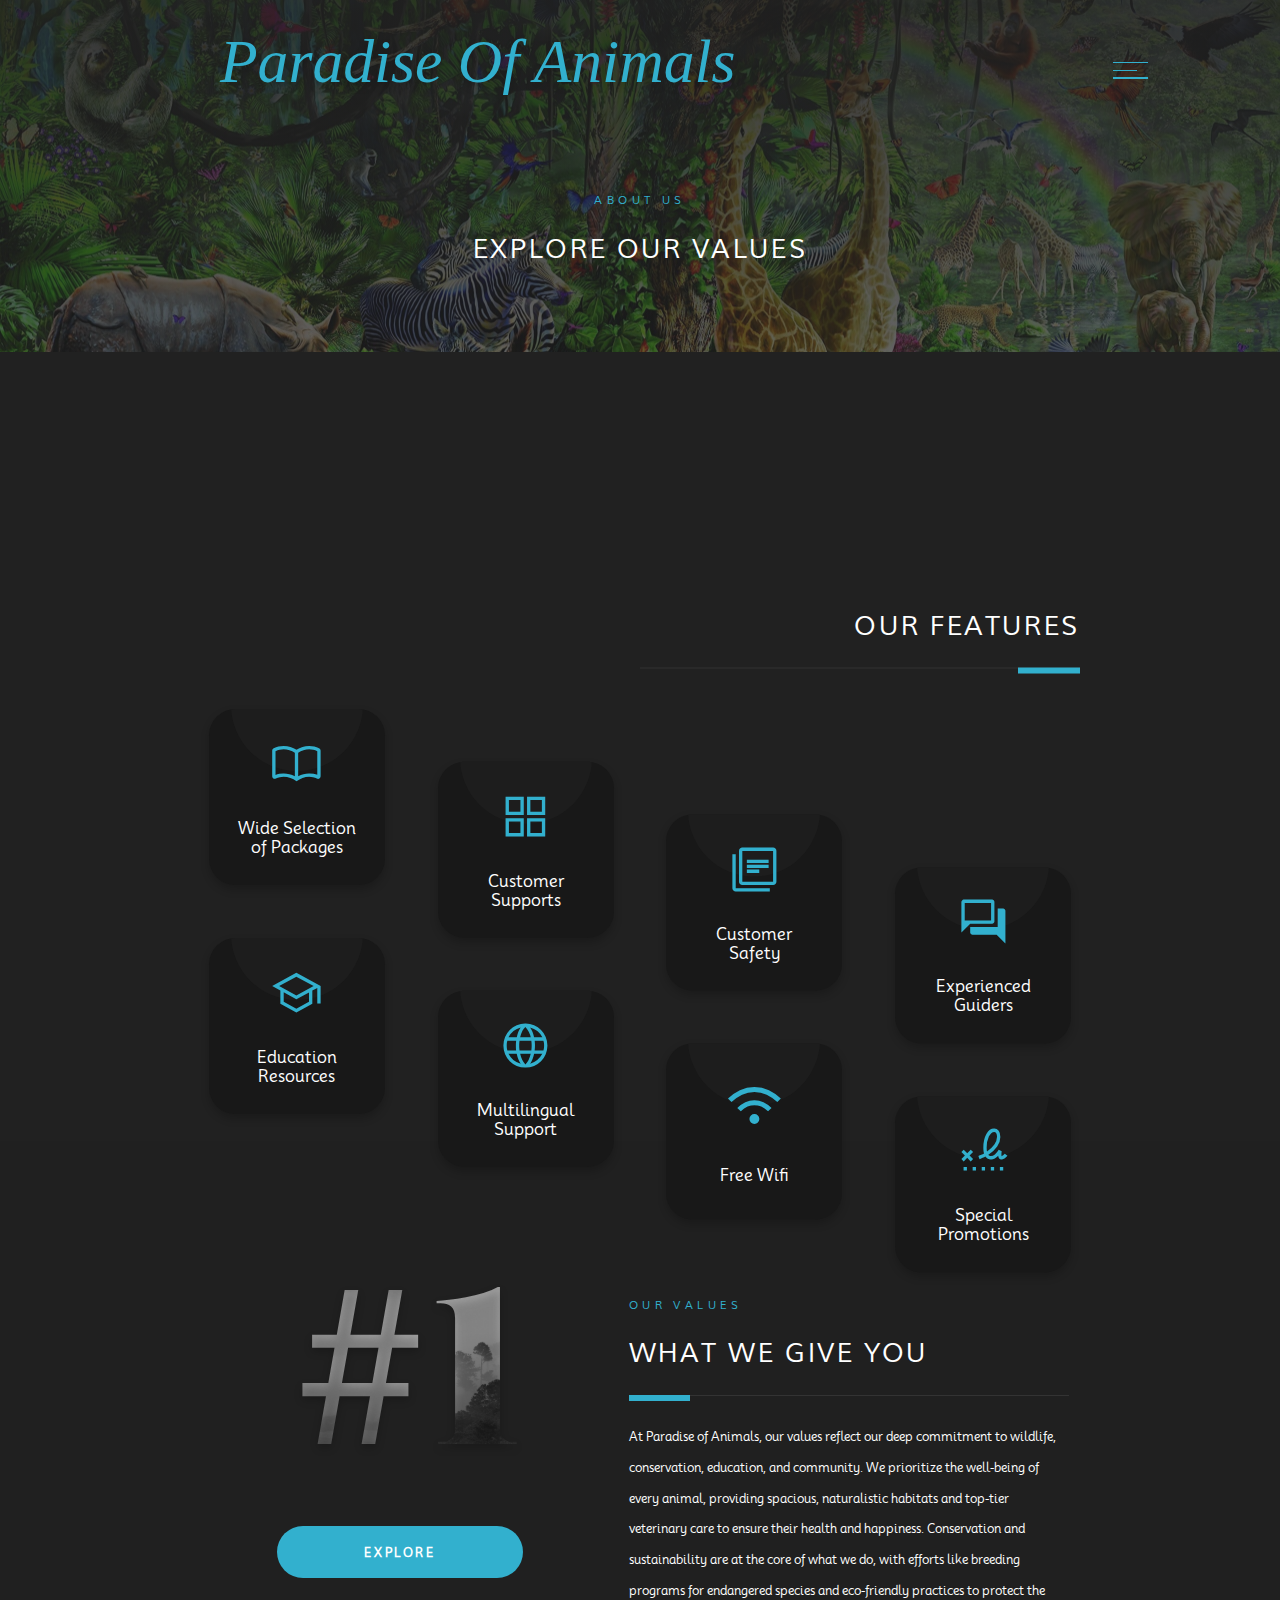
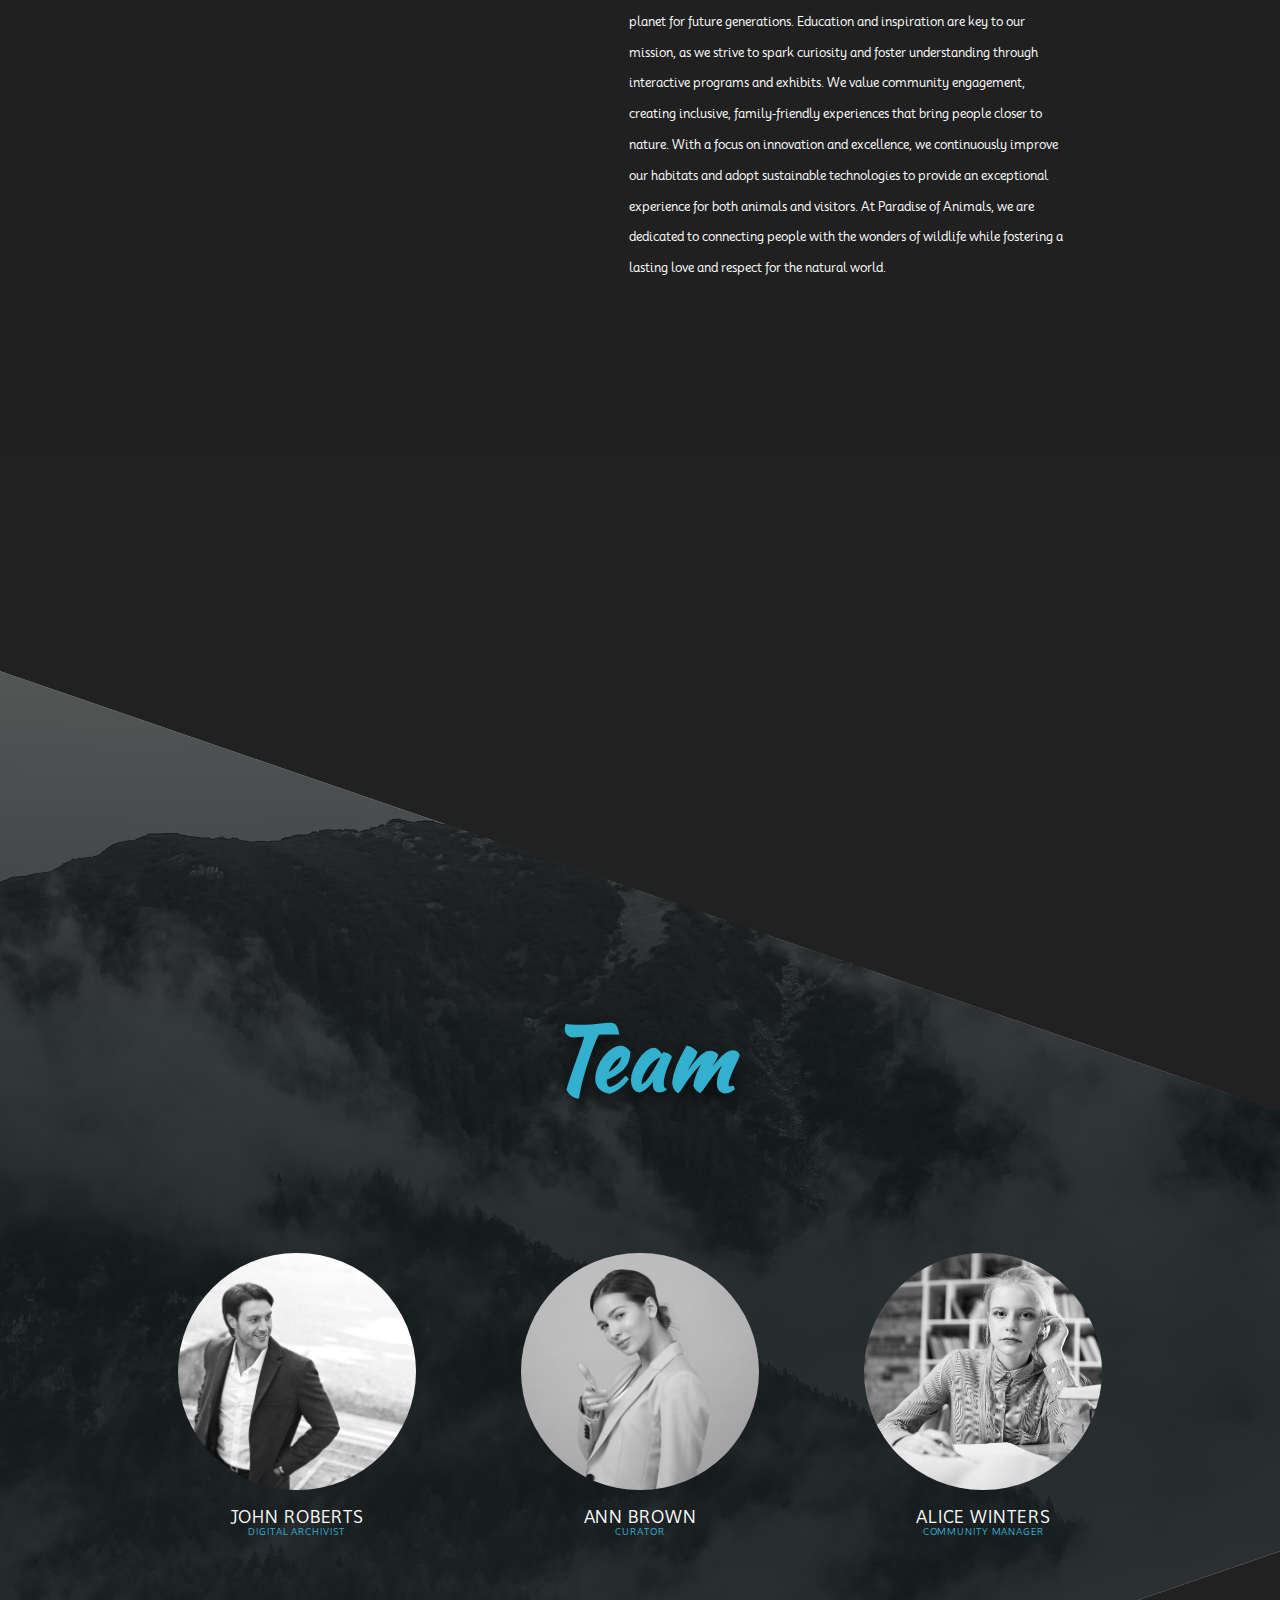
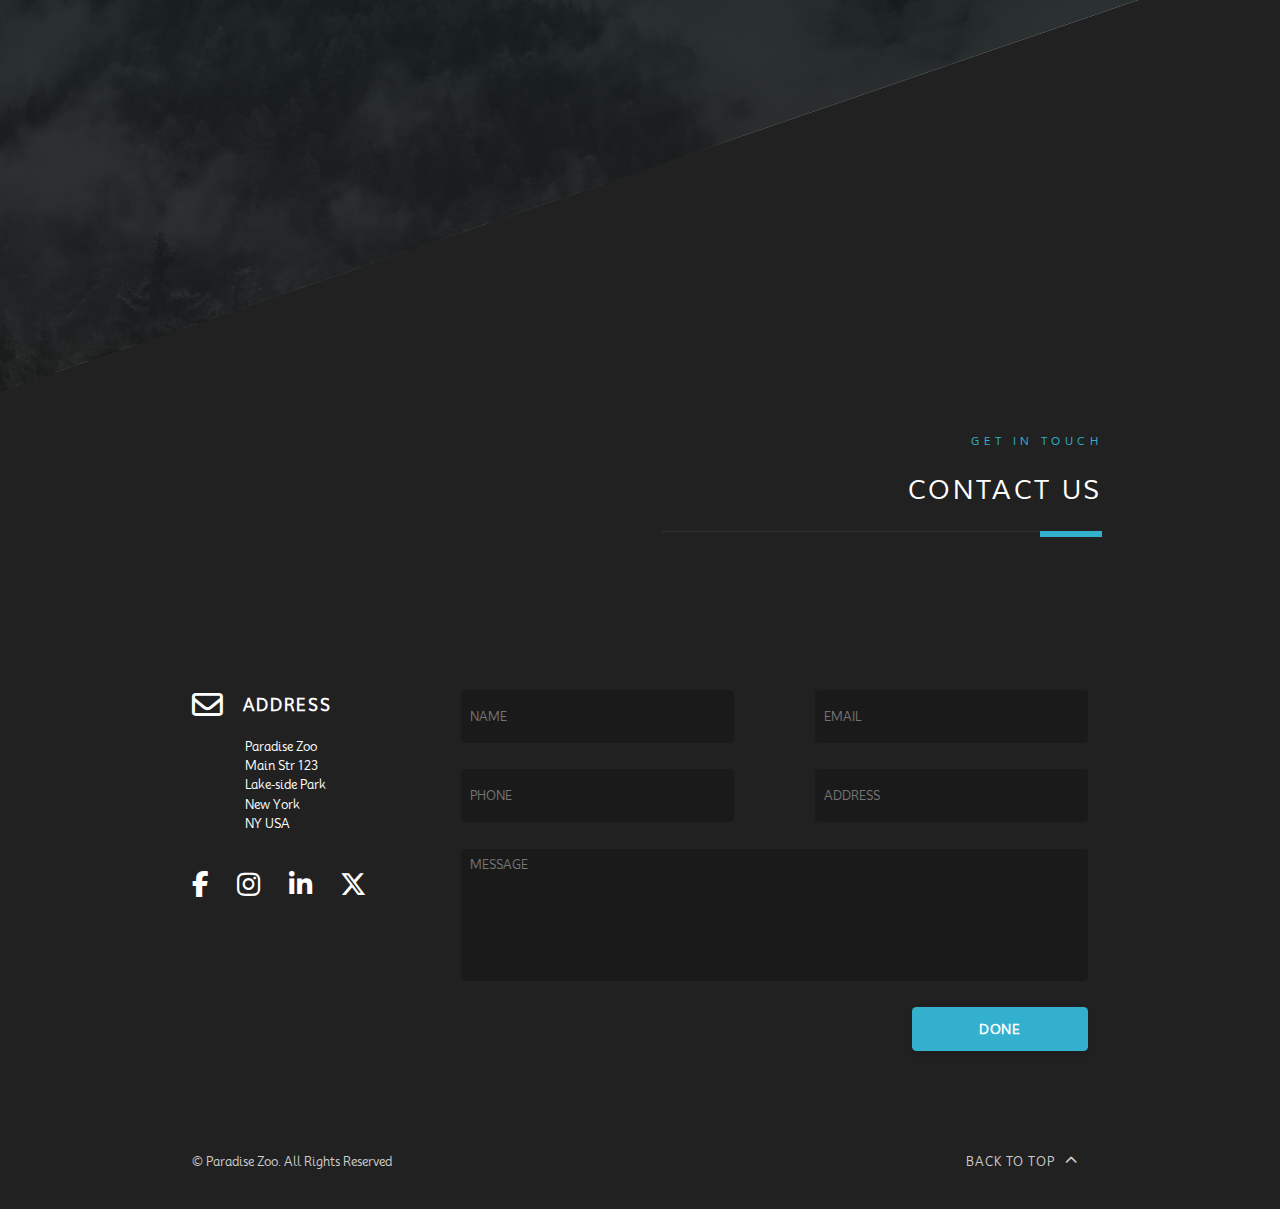
<file: about.html>
<!DOCTYPE html>
<html lang="en">
  <head>
    <meta charset="UTF-8" />
    <meta name="viewport" content="width=device-width, initial-scale=1.0" />
    <title>Responsive Website</title>
    <link rel="stylesheet" href="about.css" />
    <link rel="stylesheet" href="style.css" />
    <link rel="preconnect" href="https://fonts.googleapis.com" />
    <link rel="preconnect" href="https://fonts.gstatic.com" crossorigin />
    <link
      href="https://fonts.googleapis.com/css2?family=Cinzel:wght@400..900&family=Kaushan+Script&family=Mooli&family=Permanent+Marker&display=swap"
      rel="stylesheet"
    />
    <link
      rel="stylesheet"
      href="https://cdnjs.cloudflare.com/ajax/libs/font-awesome/6.5.1/css/all.min.css"
    />
    <link
      rel="stylesheet"
      href="https://fonts.googleapis.com/css2?family=Material+Symbols+Outlined:opsz,wght,FILL,GRAD@24,400,0,0"
    />
  </head>
  <body>
    <!-- Container -->
    <div class="container">
      <!-- Navigation -->
      <!-- Menu Icon -->
      <div class="menu-icon">
        <div class="line line-1"></div>
        <div class="line line-2"></div>
        <div class="line line-3"></div>
      </div>
      <!-- End of Menu Icon -->

      <!-- Navigation Items -->
      <nav class="navigation">
        <div class="nav-left">
          <img src="images/nav-book.jpg" />
        </div>
        <div class="nav-right">
          <div class="nav-items">
            <a href="index.html">Home</a>
            <a href="about.html"><span>01.</span> About</a>
            <a href="books.html"><span>02.</span> Our Animals</a>
            <a href="testimonials.html"><span>03.</span> Testimonials</a>
            <a href="#contact"><span>04.</span> Contact</a>
          </div>
        </div>
      </nav>
      <!-- End of Navigation Items -->
      <!-- End of Navigation -->

      <!-- Header -->
      <header class="about-header page-header">
        <!-- Logo -->
        <a href="index.html" class="logo">
          <span>Paradise Of Animals</span>
        </a>
        <!-- End of Logo -->
        <h4 class="section-heading-sm">About Us</h4>
        <h1 class="section-heading-lg">Explore Our Values</h1>
      </header>
      <!-- End of Header -->

      <!-- About -->
      <section class="about-section">
        <!-- About Header -->
        <div class="about-section-header">
          <h1 class="section-heading-lg">our Features</h1>
          <div class="section-border"></div>
        </div>
        <!-- End of About Header -->

        <!-- Features -->

        <div class="about-page-features">
          <div class="feature">
            <span class="material-symbols-outlined"> import_contacts </span>
            <h3>Wide Selection of Packages</h3>
          </div>
          <div class="feature">
            <span class="material-symbols-outlined"> grid_view </span>
            <h3>Customer Supports</h3>
          </div>
          <div class="feature">
            <span class="material-symbols-outlined"> library_books </span>
            <h3>Customer Safety</h3>
          </div>
          <div class="feature">
            <span class="material-symbols-outlined"> forum </span>
            <h3>Experienced Guiders</h3>
          </div>
          <div class="feature">
            <span class="material-symbols-outlined"> school </span>
            <h3>Education Resources</h3>
          </div>
          <div class="feature">
            <span class="material-symbols-outlined"> language </span>
            <h3>Multilingual Support</h3>
          </div>
          <div class="feature">
            <span class="material-symbols-outlined"> wifi </span>
            <h3>Free Wifi</h3>
          </div>
          <div class="feature">
            <span class="material-symbols-outlined"> signature </span>
            <h3>Special Promotions</h3>
          </div>
        </div>
        <!-- End of Features -->
        <section class="about">
          <div class="about-content">
            <div class="about-content-left">
              <div class="section-num">
                <span>#1</span>
              </div>
              <button class="main-btn">
                <a href="about.html">Explore</a>
              </button>
            </div>
            <div class="about-content-right">
              <h4 class="section-heading-sm">Our Values</h4>
              <h1 class="section-heading-lg">What we give you</h1>
              <div class="section-border"></div>
              <p>
                At Paradise of Animals, our values reflect our deep commitment to wildlife, conservation, education, and community. We prioritize the well-being of every animal, providing spacious, naturalistic habitats and top-tier veterinary care to ensure their health and happiness. Conservation and sustainability are at the core of what we do, with efforts like breeding programs for endangered species and eco-friendly practices to protect the planet for future generations. Education and inspiration are key to our mission, as we strive to spark curiosity and foster understanding through interactive programs and exhibits. We value community engagement, creating inclusive, family-friendly experiences that bring people closer to nature. With a focus on innovation and excellence, we continuously improve our habitats and adopt sustainable technologies to provide an exceptional experience for both animals and visitors. At Paradise of Animals, we are dedicated to connecting people with the wonders of wildlife while fostering a lasting love and respect for the natural world.
               
              </p>
             
            </div>
          </div>
        </section>

        <!--Features article-->

        


        <!--End of Features article-->

        <!-- Team -->
        <div class="team">
          <h1>Team</h1>
          <div class="members">
            <div class="member">
              <img src="images/member1.jpg" />
              <span class="member-name">John Roberts</span>
              <span class="member-position">Digital Archivist</span>
            </div>
            <div class="member">
              <img src="images/member2.jpg" />
              <span class="member-name">Ann Brown</span>
              <span class="member-position">Curator</span>
            </div>
            <div class="member">
              <img src="images/member3.jpg" />
              <span class="member-name">Alice Winters</span>
              <span class="member-position">Community Manager</span>
            </div>
          </div>
        </div>
        <!-- End of Team -->
      </section>
      <!-- End of About -->

      <!-- Footer -->
      <footer class="footer-about" id="contact">
        <div class="footer-header">
          <h4 class="section-heading-sm">Get in Touch</h4>
          <h1 class="section-heading-lg">Contact Us</h1>
          <div class="section-border"></div>
        </div>
        <div class="footer-content">
          <div class="footer-social">
            <div class="address">
              <div>
                <i class="fa-regular fa-envelope"></i>
                <span>Address</span>
              </div>
              <p class="address-par">
                <span>Paradise Zoo</span>
                <span>Main Str 123</span>
                <span>Lake-side Park</span>
                <span>New York</span>
                <span>NY USA</span>
              </p>
            
            </div>
            <div class="social-media">
              <i class="fa-brands fa-facebook-f"></i>
              <i class="fa-brands fa-instagram"></i>
              <i class="fa-brands fa-linkedin-in"></i>
              <i class="fa-brands fa-x-twitter"></i>
            </div>
          </div>
          <div class="footer-form">
            <form>
              <div class="input-group">
                <input type="text" placeholder="NAME" />
                <input type="email" placeholder="EMAIL" />
                <input type="text" placeholder="PHONE" />
                <input type="text" placeholder="ADDRESS" />
              </div>
              <textarea placeholder="MESSAGE"></textarea>
              <button type="button">DONE</button>
            </form>
          </div>
        </div>
        <div class="footer-bottom">
          <p>&copy; Paradise Zoo. All Rights Reserved</p>
          <button type="button">
            <a href="#">Back to Top <i class="fa-solid fa-chevron-up"></i></a>
          </button>
        </div>
      </footer>
      <!-- End of Footer -->
    </div>
    <!-- End of Container -->

    <script src="script.js"></script>
  </body>
</html>
</file>
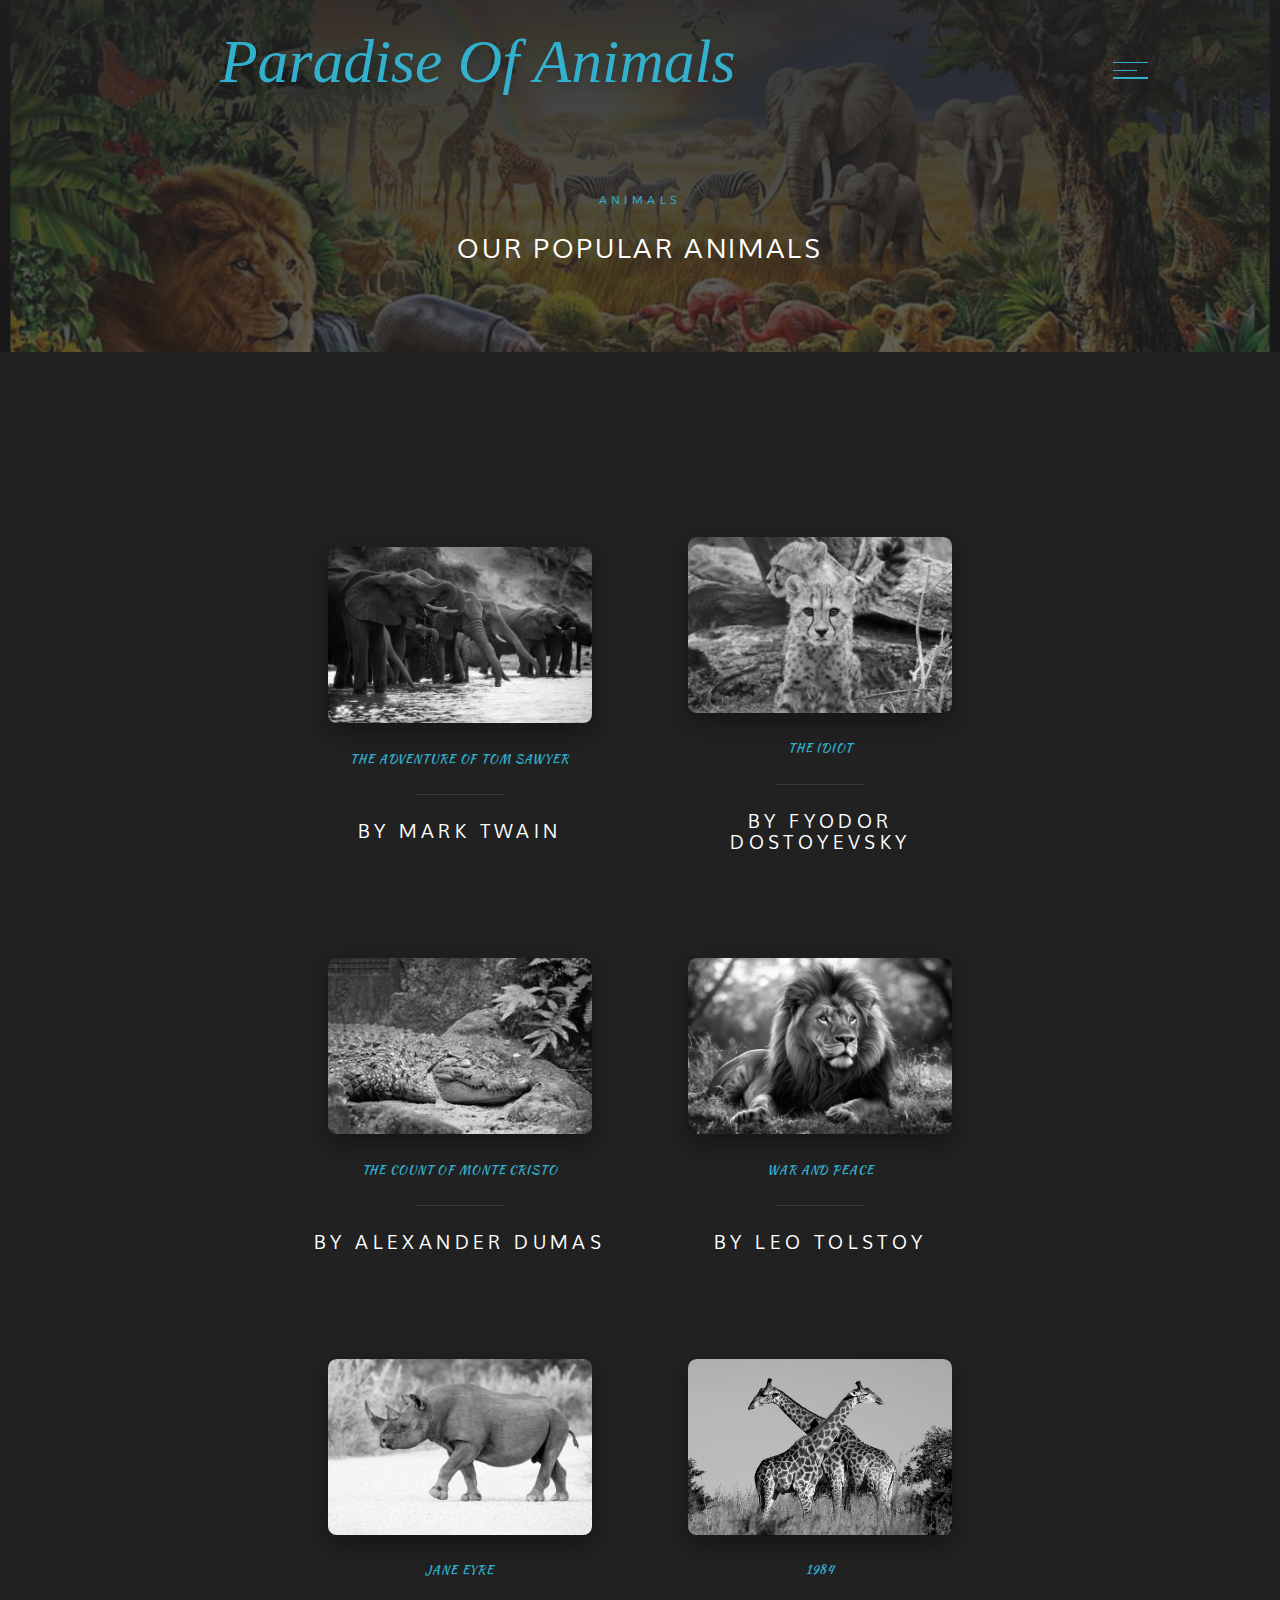
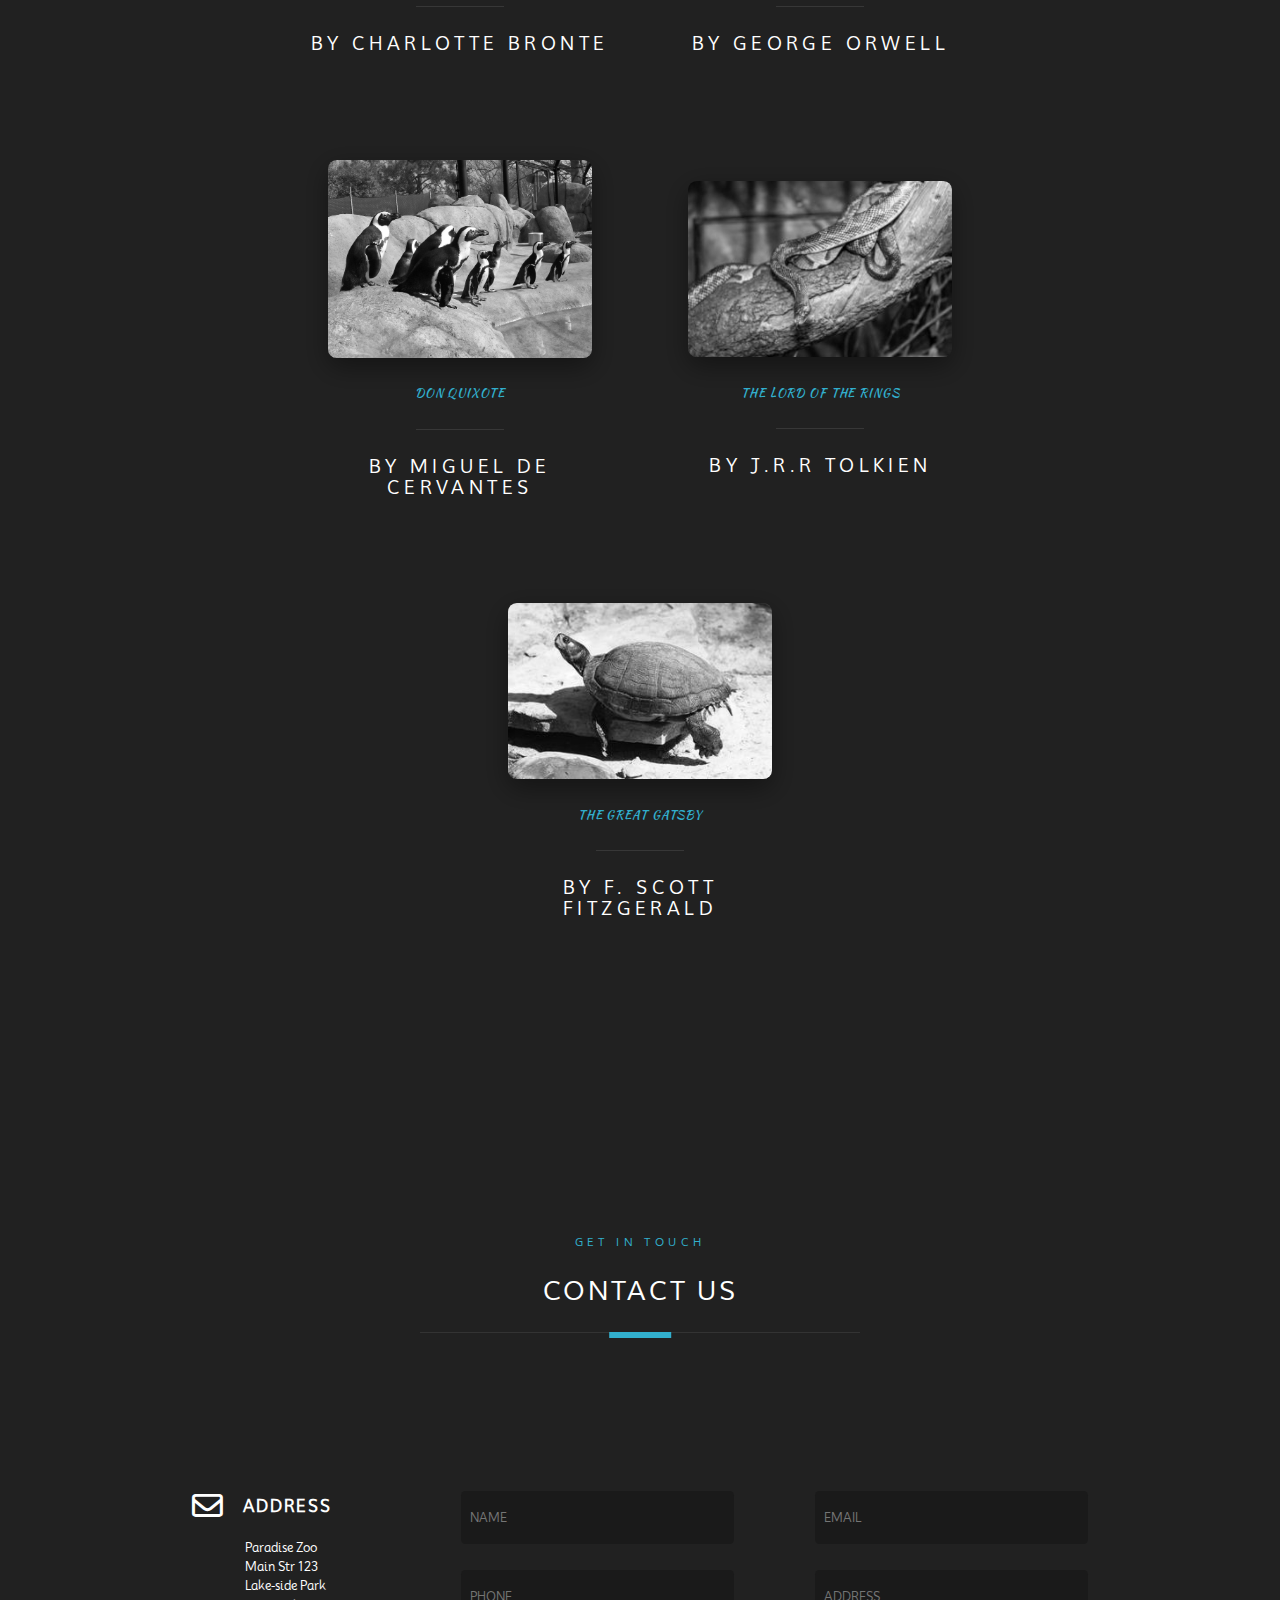
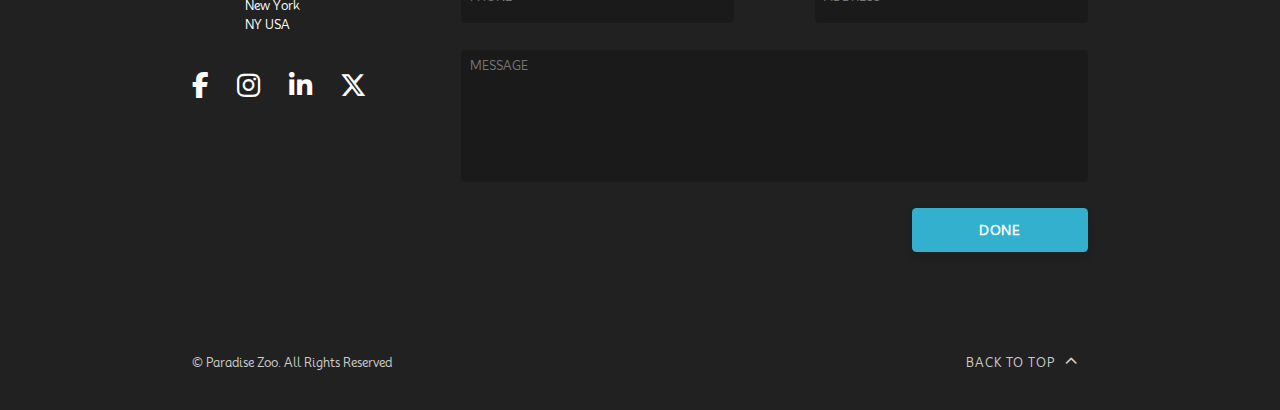
<file: books.html>
<!DOCTYPE html>
<html lang="en">
  <head>
    <meta charset="UTF-8" />
    <meta name="viewport" content="width=device-width, initial-scale=1.0" />
    <title>Responsive Website</title>
    <link rel="stylesheet" href="books.css" />
    <link rel="stylesheet" href="style.css" />
    <link rel="preconnect" href="https://fonts.googleapis.com" />
    <link rel="preconnect" href="https://fonts.gstatic.com" crossorigin />
    <link
      href="https://fonts.googleapis.com/css2?family=Cinzel:wght@400..900&family=Kaushan+Script&family=Mooli&family=Permanent+Marker&display=swap"
      rel="stylesheet"
    />
    <link
      rel="stylesheet"
      href="https://cdnjs.cloudflare.com/ajax/libs/font-awesome/6.5.1/css/all.min.css"
    />
    <link
      rel="stylesheet"
      href="https://fonts.googleapis.com/css2?family=Material+Symbols+Outlined:opsz,wght,FILL,GRAD@24,400,0,0"
    />
  </head>
  <body>
    <!-- Container -->
    <div class="container">
      <!-- Navigation -->
      <!-- Menu Icon -->
      <div class="menu-icon">
        <div class="line line-1"></div>
        <div class="line line-2"></div>
        <div class="line line-3"></div>
      </div>
      <!-- End of Menu Icon -->

      <!-- Navigation Items -->
      <nav class="navigation">
        <div class="nav-left">
          <img src="images/nav-book.jpg" />
        </div>
        <div class="nav-right">
          <div class="nav-items">
            <a href="index.html">Home</a>
            <a href="about.html"><span>01.</span> About</a>
            <a href="books.html"><span>02.</span> Our Animals</a>
            <a href="testimonials.html"><span>03.</span> Testimonials</a>
            <a href="#contact"><span>04.</span> Contact</a>
          </div>
        </div>
      </nav>
      <!-- End of Navigation Items -->
      <!-- End of Navigation -->

      <!-- Header -->
      <header class="books-header page-header">
        <!-- Logo -->
        <a href="index.html" class="logo">
          <span>Paradise Of Animals</span>
        </a>
        <!-- End of Logo -->
        <h4 class="section-heading-sm">Animals</h4>
        <h1 class="section-heading-lg">Our Popular Animals</h1>
      </header>
      <!-- End of Header -->

      <!-- Books -->
      <section class="books-section">
        <div class="books-list">
          <div class="book">
            <img src="images/book1.jpg" />
            <span class="book-name">The Adventure of Tom Sawyer</span>
            <span class="book-line"></span>
            <span class="book-author">By Mark Twain</span>
          </div>
          <div class="book">
            <img src="images/book2.jpg" />
            <span class="book-name">The Idiot</span>
            <span class="book-line"></span>
            <span class="book-author">By Fyodor Dostoyevsky</span>
          </div>
          <div class="book">
            <img src="images/book3.jpg" />
            <span class="book-name">The Count of Monte Cristo</span>
            <span class="book-line"></span>
            <span class="book-author">By Alexander Dumas</span>
          </div>
          <div class="book">
            <img src="images/book4.jpg" />
            <span class="book-name">War and Peace</span>
            <span class="book-line"></span>
            <span class="book-author">By Leo Tolstoy</span>
          </div>
          <div class="book">
            <img src="images/book5.jpg" />
            <span class="book-name">Jane Eyre</span>
            <span class="book-line"></span>
            <span class="book-author">By Charlotte Bronte</span>
          </div>
          <div class="book">
            <img src="images/book6.jpg" />
            <span class="book-name">1984</span>
            <span class="book-line"></span>
            <span class="book-author">By George Orwell</span>
          </div>
          <div class="book">
            <img src="images/book7.jpg" />
            <span class="book-name">Don Quixote</span>
            <span class="book-line"></span>
            <span class="book-author">By Miguel De Cervantes</span>
          </div>
          <div class="book">
            <img src="images/book8.jpg" />
            <span class="book-name">The Lord of the Rings</span>
            <span class="book-line"></span>
            <span class="book-author">By J.R.R Tolkien</span>
          </div>
          <div class="book">
            <img src="images/book9.jpg" />
            <span class="book-name">The Great Gatsby</span>
            <span class="book-line"></span>
            <span class="book-author">By F. Scott Fitzgerald</span>
          </div>
        </div>
      </section>
      <!-- End of Books -->

      <!-- Footer -->
      <footer class="footer-books" id="contact">
        <div class="footer-header">
          <h4 class="section-heading-sm">Get in Touch</h4>
          <h1 class="section-heading-lg">Contact Us</h1>
          <div class="section-border"></div>
        </div>
        <div class="footer-content">
          <div class="footer-social">
            <div class="address">
              <div>
                <i class="fa-regular fa-envelope"></i>
                <span>Address</span>
              </div>
              <p class="address-par">
                <span>Paradise Zoo</span>
                <span>Main Str 123</span>
                <span>Lake-side Park</span>
                <span>New York</span>
                <span>NY USA</span>
              </p>
             
            </div>
            <div class="social-media">
              <i class="fa-brands fa-facebook-f"></i>
              <i class="fa-brands fa-instagram"></i>
              <i class="fa-brands fa-linkedin-in"></i>
              <i class="fa-brands fa-x-twitter"></i>
            </div>
          </div>
          <div class="footer-form">
            <form>
              <div class="input-group">
                <input type="text" placeholder="NAME" />
                <input type="email" placeholder="EMAIL" />
                <input type="text" placeholder="PHONE" />
                <input type="text" placeholder="ADDRESS" />
              </div>
              <textarea placeholder="MESSAGE"></textarea>
              <button type="button">DONE</button>
            </form>
          </div>
        </div>
        <div class="footer-bottom">
          <p>&copy; Paradise Zoo. All Rights Reserved</p>
          <button type="button">
            <a href="#">Back to Top <i class="fa-solid fa-chevron-up"></i></a>
          </button>
        </div>
      </footer>
      <!-- End of Footer -->
    </div>
    <!-- End of Container -->

    <script src="script.js"></script>
  </body>
</html>
</file>
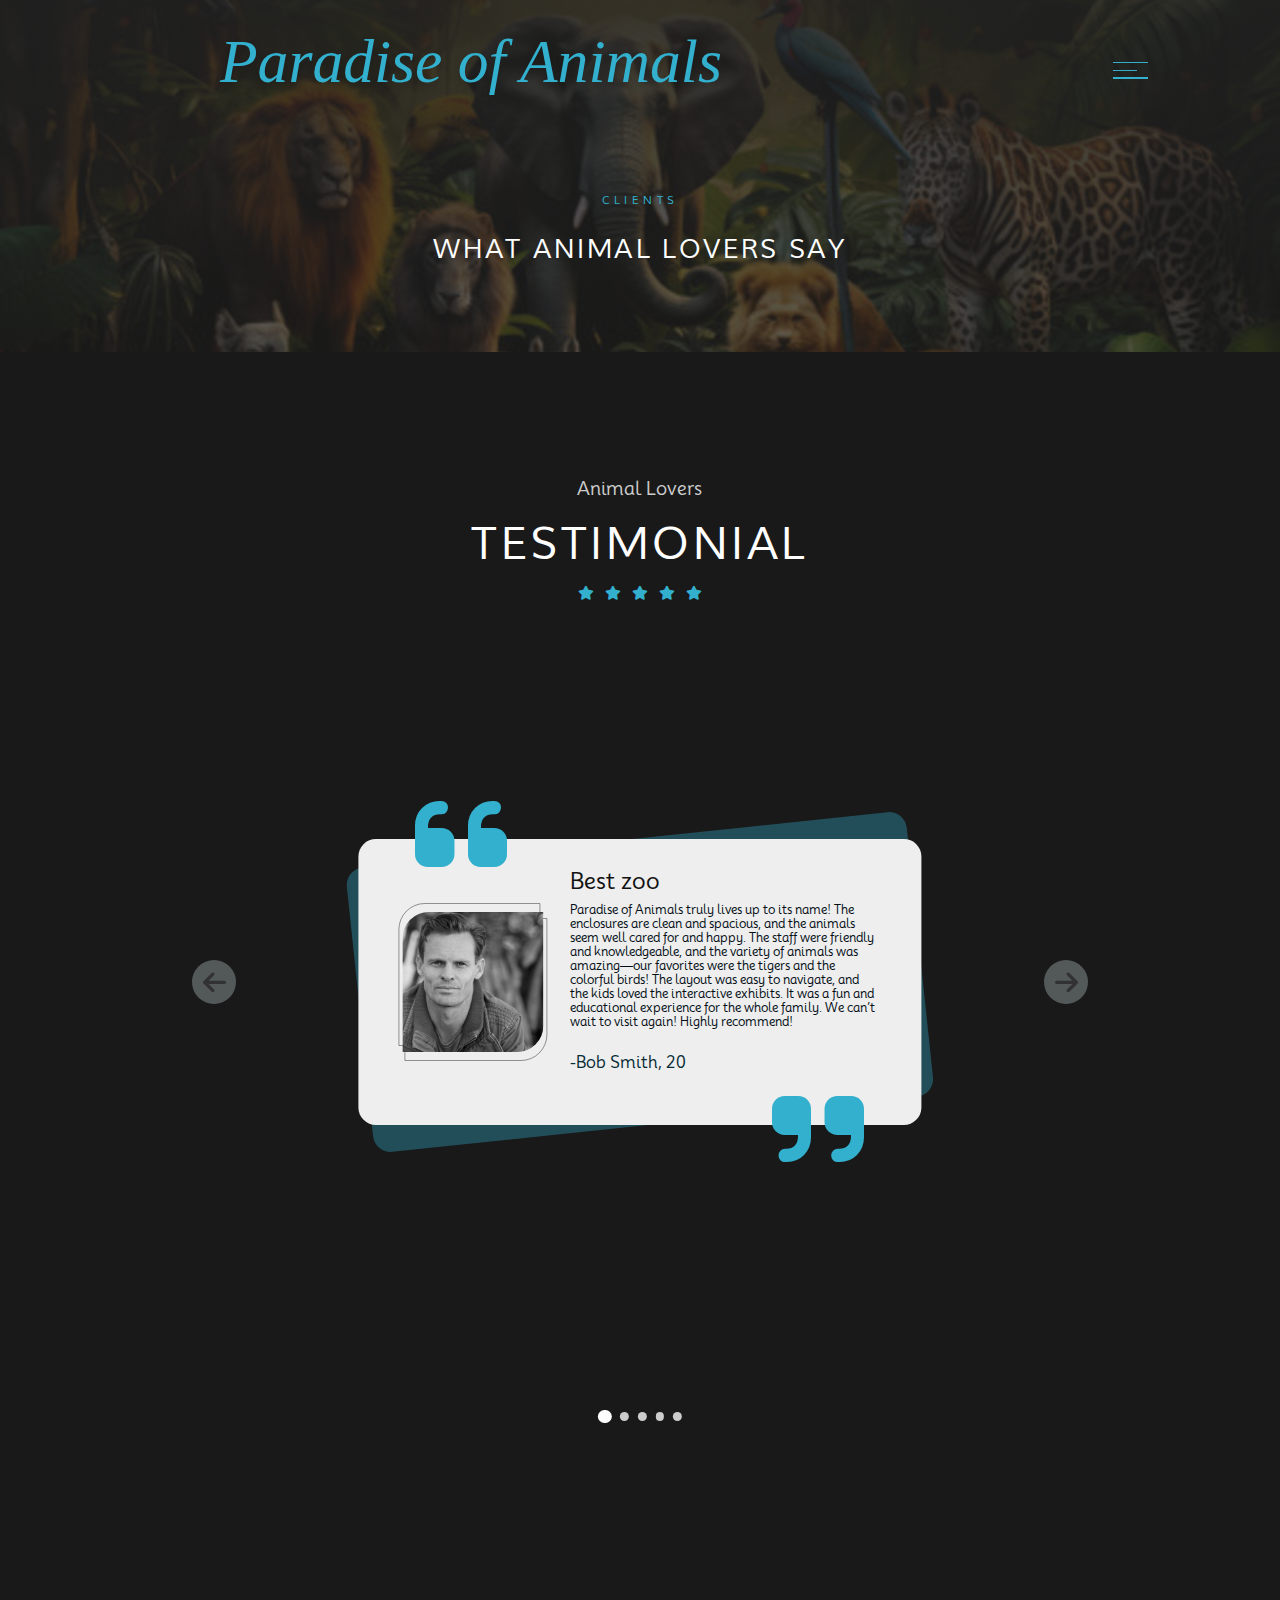
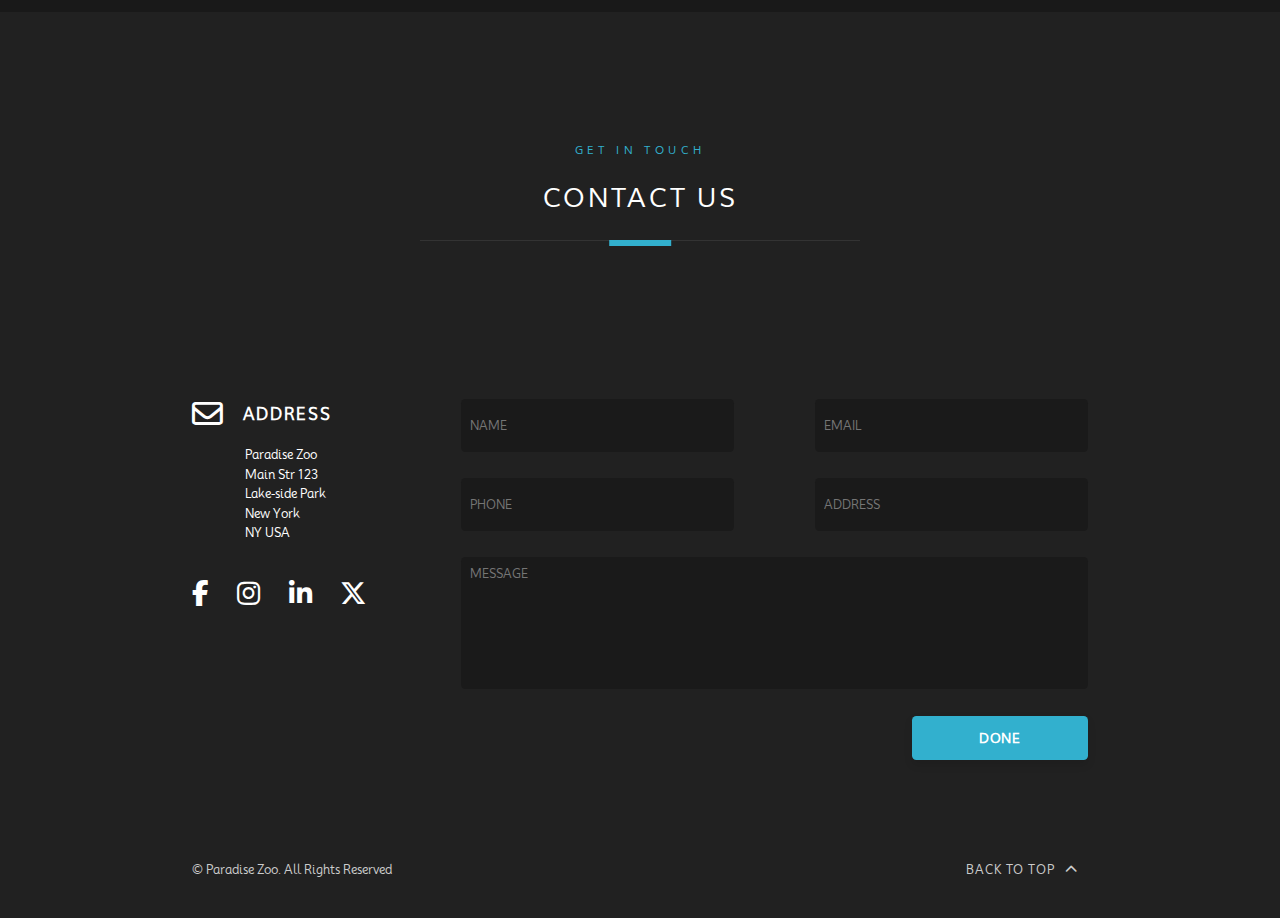
<file: testimonials.html>
<!DOCTYPE html>
<html lang="en">
  <head>
    <meta charset="UTF-8" />
    <meta name="viewport" content="width=device-width, initial-scale=1.0" />
    <title>Responsive Website</title>
    <link rel="stylesheet" href="testimonials.css" />
    <link rel="stylesheet" href="style.css" />
    <link rel="preconnect" href="https://fonts.googleapis.com" />
    <link rel="preconnect" href="https://fonts.gstatic.com" crossorigin />
    <link
      href="https://fonts.googleapis.com/css2?family=Cinzel:wght@400..900&family=Kaushan+Script&family=Mooli&family=Permanent+Marker&display=swap"
      rel="stylesheet"
    />
    <link
      rel="stylesheet"
      href="https://cdnjs.cloudflare.com/ajax/libs/font-awesome/6.5.1/css/all.min.css"
    />
    <link
      rel="stylesheet"
      href="https://fonts.googleapis.com/css2?family=Material+Symbols+Outlined:opsz,wght,FILL,GRAD@24,400,0,0"
    />
  </head>
  <body>
    <!-- Container -->
    <div class="container">
      <!-- Navigation -->
      <!-- Menu Icon -->
      <div class="menu-icon">
        <div class="line line-1"></div>
        <div class="line line-2"></div>
        <div class="line line-3"></div>
      </div>
      <!-- End of Menu Icon -->

      <!-- Navigation Items -->
      <nav class="navigation">
        <div class="nav-left">
          <img src="images/nav-book.jpg" />
        </div>
        <div class="nav-right">
          <div class="nav-items">
            <a href="index.html">Home</a>
            <a href="about.html"><span>01.</span> About</a>
            <a href="books.html"><span>02.</span> Our Animals</a>
            <a href="testimonials.html"><span>03.</span> Testimonials</a>
            <a href="#contact"><span>04.</span> Contact</a>
          </div>
        </div>
      </nav>
      <!-- End of Navigation Items -->
      <!-- End of Navigation -->

      <!-- Header -->
      <header class="testimonials-header page-header">
        <!-- Logo -->
        <a href="index.html" class="logo">
          <span>Paradise of Animals</span>
        </a>
        <!-- End of Logo -->
        <h4 class="section-heading-sm">Clients</h4>
        <h1 class="section-heading-lg">What Animal Lovers Say</h1>
      </header>
      <!-- End of Header -->

      <!-- Testimonials -->
      <section class="testimonials-section">
        <div class="testimonials-top">
          <h3>Animal Lovers</h3>
          <h1>Testimonial</h1>
          <div class="stars">
            <i class="fa-solid fa-star"></i>
            <i class="fa-solid fa-star"></i>
            <i class="fa-solid fa-star"></i>
            <i class="fa-solid fa-star"></i>
            <i class="fa-solid fa-star"></i>
          </div>
        </div>
        <div class="testimonials-wrapper">
          <div class="slider">
            <div class="slide">
              <div class="slide-bg"></div>
              <div class="slide-content">
                <i class="fa-solid fa-quote-left"></i>
                <i class="fa-solid fa-quote-right"></i>
                <div class="slide-img">
                  <img src="images/client1.jpg" />
                </div>
                <div class="slide-text">
                  <h3>Best zoo</h3>
                  <p>
                    Paradise of Animals truly lives up to its name! The enclosures are clean and spacious, and the animals seem well cared for and happy. The staff were friendly and knowledgeable, and the variety of animals was amazing—our favorites were the tigers and the colorful birds!

                    The layout was easy to navigate, and the kids loved the interactive exhibits. It was a fun and educational experience for the whole family. We can’t wait to visit again! Highly recommend!
                    
                  </p>
                  <p class="client">-Bob Smith, 20</p>
                </div>
              </div>
            </div>
            <div class="slide">
              <div class="slide-bg"></div>
              <div class="slide-content">
                <i class="fa-solid fa-quote-left"></i>
                <i class="fa-solid fa-quote-right"></i>
                <div class="slide-img">
                  <img src="images/client2.jpg" />
                </div>
                <div class="slide-text">
                  <h3>Best zoo</h3>
                  <p>
                    Paradise of Animals truly lives up to its name! The enclosures are clean and spacious, and the animals seem well cared for and happy. The staff were friendly and knowledgeable, and the variety of animals was amazing—our favorites were the tigers and the colorful birds!

                    The layout was easy to navigate, and the kids loved the interactive exhibits. It was a fun and educational experience for the whole family. We can’t wait to visit again! Highly recommend!
                   
                  </p>
                  <p class="client">-Mary Brown, 20</p>
                </div>
              </div>
            </div>
            <div class="slide">
              <div class="slide-bg"></div>
              <div class="slide-content">
                <i class="fa-solid fa-quote-left"></i>
                <i class="fa-solid fa-quote-right"></i>
                <div class="slide-img">
                  <img src="images/client3.jpg" />
                </div>
                <div class="slide-text">
                  <h3>Best zoo</h3>
                  <p>
                    Paradise of Animals truly lives up to its name! The enclosures are clean and spacious, and the animals seem well cared for and happy. The staff were friendly and knowledgeable, and the variety of animals was amazing—our favorites were the tigers and the colorful birds!

                    The layout was easy to navigate, and the kids loved the interactive exhibits. It was a fun and educational experience for the whole family. We can’t wait to visit again! Highly recommend!
                    
                  </p>
                  <p class="client">-Nick Jones, 27</p>
                </div>
              </div>
            </div>
            <div class="slide">
              <div class="slide-bg"></div>
              <div class="slide-content">
                <i class="fa-solid fa-quote-left"></i>
                <i class="fa-solid fa-quote-right"></i>
                <div class="slide-img">
                  <img src="images/client4.jpg" />
                </div>
                <div class="slide-text">
                  <h3>Best zoo</h3>
                  <p>
                    Paradise of Animals truly lives up to its name! The enclosures are clean and spacious, and the animals seem well cared for and happy. The staff were friendly and knowledgeable, and the variety of animals was amazing—our favorites were the tigers and the colorful birds!

                    The layout was easy to navigate, and the kids loved the interactive exhibits. It was a fun and educational experience for the whole family. We can’t wait to visit again! Highly recommend!
                    
                  </p>
                  <p class="client">-Ann Brown, 22</p>
                </div>
              </div>
            </div>
            <div class="slide">
              <div class="slide-bg"></div>
              <div class="slide-content">
                <i class="fa-solid fa-quote-left"></i>
                <i class="fa-solid fa-quote-right"></i>
                <div class="slide-img">
                  <img src="images/client5.jpg" />
                </div>
                <div class="slide-text">
                  <h3>Best zoo</h3>
                  <p>
                    Paradise of Animals truly lives up to its name! The enclosures are clean and spacious, and the animals seem well cared for and happy. The staff were friendly and knowledgeable, and the variety of animals was amazing—our favorites were the tigers and the colorful birds!

                    The layout was easy to navigate, and the kids loved the interactive exhibits. It was a fun and educational experience for the whole family. We can’t wait to visit again! Highly recommend!
                    
                  </p>
                  <p class="client">-John Smith, 25</p>
                </div>
              </div>
            </div>
          </div>
        </div>
        <div class="controls">
          <i class="fa-solid fa-arrow-left"></i>
          <i class="fa-solid fa-arrow-right"></i>
          <div class="dots">
            <span class="active"></span>
            <span></span>
            <span></span>
            <span></span>
            <span></span>
          </div>
        </div>
      </section>
      <!-- End of Testimonials -->

      <!-- Footer -->
      <footer class="footer-testimonials" id="contact">
        <div class="footer-header">
          <h4 class="section-heading-sm">Get in Touch</h4>
          <h1 class="section-heading-lg">Contact Us</h1>
          <div class="section-border"></div>
        </div>
        <div class="footer-content">
          <div class="footer-social">
            <div class="address">
              <div>
                <i class="fa-regular fa-envelope"></i>
                <span>Address</span>
              </div>
              <p class="address-par">
                <span>Paradise Zoo</span>
                <span>Main Str 123</span>
                <span>Lake-side Park</span>
                <span>New York</span>
                <span>NY USA</span>
              </p>
              
            </div>
            <div class="social-media">
              <i class="fa-brands fa-facebook-f"></i>
              <i class="fa-brands fa-instagram"></i>
              <i class="fa-brands fa-linkedin-in"></i>
              <i class="fa-brands fa-x-twitter"></i>
            </div>
          </div>
          <div class="footer-form">
            <form>
              <div class="input-group">
                <input type="text" placeholder="NAME" />
                <input type="email" placeholder="EMAIL" />
                <input type="text" placeholder="PHONE" />
                <input type="text" placeholder="ADDRESS" />
              </div>
              <textarea placeholder="MESSAGE"></textarea>
              <button type="button">DONE</button>
            </form>
          </div>
        </div>
        <div class="footer-bottom">
          <p>&copy; Paradise Zoo. All Rights Reserved</p>
          <button type="button">
            <a href="#">Back to Top <i class="fa-solid fa-chevron-up"></i></a>
          </button>
        </div>
      </footer>
      <!-- End of Footer -->
    </div>
    <!-- End of Container -->

    <script src="script.js"></script>
  </body>
</html>
</file>
<file: about.css>
/* About */
.about-header {
  background: linear-gradient(rgba(33, 33, 33, 0.9), rgba(33, 33, 33, 0.7)),
    url(images/about-bg.jpg) center no-repeat;
}

.about-section {
  display: flex;
  flex-direction: column;
  align-items: center;
  padding: 15rem 0;
  overflow: hidden;
}

/* About Header */
.about-section-header {
  text-align: right;
  padding-bottom: 10rem;
  transform: translate(70%, 50%);
}

.about-section-header .section-border::after {
  left: auto;
  right: 0;
  transform: translateX(0);
}
/* End of About Header */

/* Features */
.about-page-features {
  display: flex;
  justify-content: center;
  flex-wrap: wrap;
  width: 60%;
}

.feature {
  width: 20rem;
  height: 20rem;
  background-color: #181818;
  margin: 3rem;
  border-radius: 3rem;
  box-shadow: 0 0.5rem 1rem rgba(0, 0, 0, 0.2);
  display: flex;
  flex-direction: column;
  align-items: center;
  justify-content: space-evenly;
  cursor: pointer;
  position: relative;
  overflow: hidden;
}

.feature:nth-child(2),
.feature:nth-child(6) {
  transform: translateY(6rem);
}

.feature:nth-child(3),
.feature:nth-child(7) {
  transform: translateY(12rem);
}

.feature:nth-child(4),
.feature:nth-child(8) {
  transform: translateY(18rem);
}

.feature::before {
  content: '';
  width: 15rem;
  height: 15rem;
  background-color: #1f1f1f;
  border-radius: 50%;
  position: absolute;
  top: -40%;
  left: 50%;
  transform: translateX(-50%);
  opacity: 0.7;
}

.feature span {
  z-index: 1;
  font-size: 6rem;
  color: #32b0ce;
}

.feature h3 {
  font-size: 1.8rem;
  font-weight: 300;
  color: #fff;
  width: 70%;
  text-align: center;
}
/* End of Features */

/* Team */
.team {
  width: 200%;
  height: 200rem;
  background: linear-gradient(
      to bottom,
      rgba(33, 33, 33, 0.7),
      rgba(19, 27, 29, 0.9),
      rgba(33, 33, 33, 0.9)
    ),
    url(images/team-bg.jpg) center no-repeat;
  background-size: cover;
  clip-path: polygon(100% 50%, 0 0, 0 100%);
  display: flex;
  flex-direction: column;
  justify-content: center;
  align-items: center;
  box-shadow: 0 1rem 3rem rgba(0, 0, 0, 0.9);
}

.team h1 {
  font-family: 'Kaushan Script', cursive;
  font-size: 10rem;
  color: #32b0ce;
  text-shadow: 0 1rem 2rem rgba(0, 0, 0, 0.5);
  margin: -15rem 0 15rem 0;
}

.members {
  display: flex;
}

.member {
  display: flex;
  flex-direction: column;
  align-items: center;
  margin: 0 6rem;
}

.member img {
  width: 27rem;
  height: 27rem;
  object-fit: cover;
  border-radius: 50%;
  filter: grayscale(100%);
  cursor: pointer;
  transition: filter 1s;
}

.member img:hover {
  filter: grayscale(0);
}

.member-name {
  font-size: 1.8rem;
  text-transform: uppercase;
  color: #fff;
  letter-spacing: 0.1rem;
  margin-top: 2rem;
}

.member-position {
  font-size: 1rem;
  text-transform: uppercase;
  color: #32b0ce;
  letter-spacing: 0.1rem;
}

/* End of Team */
/* End of About */

/* Footer */
.footer-about {
  margin-top: -50rem;
}

.footer-about .footer-header {
  text-align: right;
  transform: translateX(80%);
}

.footer-about .footer-header .section-border::after {
  right: 0;
  left: auto;
  transform: translateX(0);
}
/* End of Footer */

/* Responsive */
@media (max-width: 1600px) {
  .about-page-features {
    width: 70%;
  }

  .footer-about .footer-header {
    transform: translateX(60%);
  }
}

@media (max-width: 1440px) {
  .about-section-header {
    transform: translate(60%, 50%);
  }
}

@media (max-width: 1280px) {
  .about-section-header {
    transform: translate(50%, 50%);
  }

  .about-page-features {
    width: 80%;
  }

  .footer-about .footer-header {
    transform: translateX(55%);
  }
}

@media (max-width: 1024px) {
  .about-page-features {
    width: 90%;
  }

  .member img {
    width: 23rem;
    height: 23rem;
  }

  .footer-about .footer-header {
    transform: translateX(50%);
  }
}

@media (max-width: 820px) {
  .about-section-header {
    text-align: center;
    transform: translate(0, 0);
  }

  .about-section-header .section-border::after {
    right: 50%;
    transform: translateX(50%);
  }

  .about-page-features {
    padding-bottom: 25rem;
  }

  .feature:nth-child(2),
  .feature:nth-child(6) {
    transform: translateY(0);
  }

  .feature:nth-child(3),
  .feature:nth-child(7) {
    transform: translateY(0);
  }

  .feature:nth-child(4),
  .feature:nth-child(8) {
    transform: translateY(0);
  }

  .team {
    clip-path: none;
    width: 100%;
    height: 70vh;
    box-shadow: none;
  }

  .member img {
    width: 20rem;
    height: 20rem;
  }

  .member-position {
    font-size: 1.2rem;
  }

  .footer-about {
    margin-top: 0;
  }

  .footer-about .footer-header {
    text-align: center;
    transform: translateX(0);
  }

  .footer-about .footer-header .section-border::after {
    right: 50%;
    transform: translateX(50%);
  }
}

@media (max-width: 768px) {
  .member img {
    width: 18rem;
    height: 18rem;
  }
}

@media (max-width: 430px) {
  .team {
    height: 100vh;
  }

  .team h1 {
    margin: 0 0 10rem 0;
  }

  .members {
    flex-direction: column;
  }

  .member {
    margin: 4rem 6rem;
  }
}
/* End of Responsive */
</file>
<file: style.css>
/* Default Styles */
* {
  margin: 0;
  padding: 0;
  box-sizing: border-box;
  text-decoration: none;
  outline: none;
  font-family: 'Mooli', cursive;
}

html {
  font-size: 62.5%;
  scroll-behavior: smooth;
}
/* End of Default Styles */

/* Custom Scrollbar */
body::-webkit-scrollbar {
  width: 1.2rem;
}

body::-webkit-scrollbar-thumb {
  background-color: #32b0ce;
  border-radius: 5rem;
}

body::-webkit-scrollbar-track {
  background-color: #212121;
}

.body {
  overflow: hidden;
}
/* End of Custom Scrollbar */

/* Loader */
.loader-wrapper {
  width: 100%;
  height: 100vh;
  background-color: #151515;
  position: fixed;
  top: 0;
  left: 0;
  display: flex;
  justify-content: center;
  align-items: center;
  transition: all 0.5s;
}

.hide.loader-wrapper {
  opacity: 0;
  visibility: hidden;
}

.loader {
  width: 40%;
  height: 0.1rem;
  background-color: #fff;
  transform: scaleX(0);
  animation: loader 5s 0.5s;
}

@keyframes loader {
  0% {
    transform: scaleX(0);
    transform-origin: left;
  }

  20% {
    transform: scaleX(1);
    transform-origin: left;
  }

  25% {
    transform: scaleX(1);
    transform-origin: right;
  }

  45% {
    transform: scaleX(0);
    transform-origin: right;
  }

  50% {
    transform: scaleX(0);
    transform-origin: right;
  }

  70% {
    transform: scaleX(1);
    transform-origin: right;
  }

  75% {
    transform: scaleX(1);
    transform-origin: left;
  }

  100% {
    transform: scaleX(0);
    transform-origin: left;
  }
}
/* End of Loader */

/* Container */
.container {
  width: 100%;
  height: 100%;
  background-color: #212121;
  position: relative;
}

.show.main-container {
  opacity: 1;
  visibility: visible;
}

.main-container {
  opacity: 0;
  visibility: hidden;
  transition: all 0.5s;
}

/* Navigation */
/* Menu Icon */
.menu-icon {
  width: 4rem;
  height: 2rem;
  position: fixed;
  top: 7rem;
  right: 15rem;
  display: flex;
  flex-direction: column;
  justify-content: space-between;
  cursor: pointer;
  z-index: 1000;
}

.line {
  height: 0.2rem;
  background-color: #32b0ce;
  transition: all 0.3s;
}

.line-1,
.line-3 {
  width: 100%;
}

.navigate .line-1 {
  width: 50%;
  transform: translate(103%, 0.5rem) rotateZ(25deg);
}

.navigate .line-2 {
  width: 100%;
}

.navigate .line-3 {
  width: 50%;
  transform: translate(103%, -0.5rem) rotateZ(-25deg);
}

.menu-icon:hover .line-1,
.menu-icon:hover .line-3 {
  width: 70%;
}

.navigate .menu-icon:hover .line-1,
.navigate .menu-icon:hover .line-3 {
  width: 50%;
}

.navigate .menu-icon:hover .line-2 {
  margin-left: 0;
}

.line-2 {
  width: 70%;
}

.menu-icon:hover .line-2 {
  margin-left: 30%;
}
/* End of Menu Icon */

/* Navigation Items */
.navigation {
  width: 100%;
  height: 100vh;
  background-color: #191919;
  position: fixed;
  top: 0;
  left: 0;
  display: flex;
  z-index: 100;
  opacity: 0;
  visibility: hidden;
  transition: all 0.2s;
}

.navigate .navigation {
  opacity: 1;
  visibility: visible;
}

.nav-left {
  width: 50%;
  height: 100%;
  cursor: pointer;
  opacity: 0;
  visibility: hidden;
  transition: all 1s;
}

.navigate .nav-left {
  opacity: 1;
  visibility: visible;
  transition: all 1s 0.7s;
}

.nav-left img {
  width: 100%;
  height: 100%;
  object-fit: cover;
  filter: grayscale(100%);
  opacity: 0.5;
  transition: all 1s;
}

.nav-left:hover img {
  filter: grayscale(0);
  opacity: 1;
}

.nav-right {
  width: 100%;
  height: 100%;
  background-color: #171717;
  display: flex;
  justify-content: center;
  align-items: center;
  transform: translateX(-200%);
}

.navigate .nav-right {
  transform: translateX(0);
  width: 50%;
  transition: all 1s;
}

.nav-items {
  display: flex;
  flex-direction: column;
}

.nav-items a {
  font-size: 1.8rem;
  margin: 2rem 0;
  text-transform: uppercase;
  color: #fff;
  opacity: 0;
  visibility: hidden;
}

.navigate .nav-items a {
  opacity: 1;
  visibility: visible;
}

.navigate .nav-items a:nth-child(1) {
  transition: opacity 0.5s 1s, color 0.3s;
}

.navigate .nav-items a:nth-child(2) {
  transition: opacity 0.5s 1.2s, color 0.3s;
}

.navigate .nav-items a:nth-child(3) {
  transition: opacity 0.5s 1.4s, color 0.3s;
}

.navigate .nav-items a:nth-child(4) {
  transition: opacity 0.5s 1.6s, color 0.3s;
}

.navigate .nav-items a:nth-child(5) {
  transition: opacity 0.5s 1.8s, color 0.3s;
}

.nav-items a:first-child {
  padding-left: 6rem;
  position: relative;
}

.nav-items a:first-child::before {
  content: '';
  width: 4.8rem;
  height: 0.2rem;
  background-color: #fff;
  position: absolute;
  top: 50%;
  left: 0;
  transform: translateY(-50%);
  transition: all 0.3s;
}

.nav-items a:first-child:hover::before {
  background-color: #32b0ce;
}

.nav-items a:hover {
  color: #32b0ce;
}

.nav-items a span {
  font-family: 'Cinzel', sans-serif;
  font-size: 3rem;
  font-weight: 900;
  margin-right: 1rem;
  letter-spacing: 0.2rem;
  position: relative;
}

.nav-items a span::before {
  content: '';
  width: 0;
  height: 0.5rem;
  background-color: #32b0ce;
  position: absolute;
  bottom: 0;
  left: 0;
  transition: width 0.3s;
}

.nav-items a:hover span::before {
  width: 100%;
}
/*End of  Navigation Items */
/* End of Navigation */

/* Header */
header {
  width: 100%;
  height: 100vh;
  position: relative;
}

/* Logo */
.logo {
  position: absolute;
  top: 3rem;
  left: 25rem;
}

.logo span {
  font-family: 'Permanent Marker', cursive;
  font-size: 7rem;
  font-style: italic;
  color: #32b0ce;
  text-shadow: 0 0.5rem 1rem rgba(0, 0, 0, 0.2);
}
/* End of Logo */

/* Banner */
.banner {
  position: absolute;
  right: 20rem;
  bottom: 30rem;
  text-align: center;
}

.banner h3 {
  font-family: 'Kaushan Script', cursive;
  font-size: 7rem;
  font-weight: 300;
  color: #fff;
  transform: translate(3rem, 11rem);
}

.banner h1 {
  font-size: 15rem;
  letter-spacing: 1rem;
  background-image: url(images/text-bg-1.jpg);
  background-size: cover;
  background-clip: text;
  -webkit-background-clip: text;
  color: transparent;
  text-shadow: 0 0.5rem 1rem rgba(0, 0, 0, 0.2);
}

.banner h1 span {
  font-size: 25rem;
}

.banner h4 {
  font-size: 1.8rem;
  font-weight: 300;
  text-transform: uppercase;
  letter-spacing: 0.7rem;
  color: #32b0ce;
}
/* End of Banner */

/* Page Header */
.page-header {
  width: 100%;
  height: 40rem;
  display: flex;
  flex-direction: column;
  justify-content: center;
  align-items: center;
  background-size: cover;
}

.page-header .section-heading-sm {
  margin-top: 15rem;
}
/* End of Page Header */
/* End of Header */

/* About */
.about {
  width: 100%;
  background-color: #202020;
  padding: 10rem 0 15rem 0;
  display: flex;
  justify-content: center;
  align-items: center;
}

.about-content {
  width: 100%;
  height: 100%;
  display: flex;
}

.about-content-left {
  width: 50%;
  text-align: right;
  padding-right: 6rem;
}

.section-num span {
  font-family: 'Cinzel', sans-serif;
  font-size: 25rem;
  font-weight: 900;
  background-image: url(images/text-bg-2.jpg);
  background-size: cover;
  background-clip: text;
  -webkit-background-clip: text;
  color: transparent;
  text-shadow: 0 0.5rem 1rem rgba(0, 0, 0, 0.2);
}

.main-btn {
  width: 28rem;
  height: 6rem;
  background-color: #32b0ce;
  border: none;
  border-radius: 3rem;
  cursor: pointer;
  position: relative;
  overflow: hidden;
}

.main-btn:active {
  transform: translateY(0.2rem);
}

.main-btn::before {
  content: '';
  width: 100%;
  height: 100%;
  background: linear-gradient(to right, transparent, #fff, transparent);
  position: absolute;
  top: 0;
  left: -100%;
  transform: skewX(-30deg);
  transition: left 0.3s;
}

.main-btn:hover::before {
  left: 100%;
}

.main-btn a {
  width: 100%;
  height: 100%;
  font-size: 1.4rem;
  font-weight: bold;
  text-transform: uppercase;
  letter-spacing: 0.3rem;
  color: #fff;
  display: flex;
  justify-content: center;
  align-items: center;
}

.about-content-right {
  width: 50%;
  padding: 8rem 0 0 6rem;
}

.section-heading-sm {
  font-size: 1.2rem;
  font-weight: 300;
  text-transform: uppercase;
  letter-spacing: 0.5rem;
  color: #32b0ce;
}

.section-heading-lg {
  font-size: 3rem;
  font-weight: 300;
  text-transform: uppercase;
  letter-spacing: 0.3rem;
  color: #fff;
  margin: 3rem 0;
}

.section-border {
  width: 50rem;
  height: 0.1rem;
  background-color: #333;
  margin-bottom: 3rem;
  position: relative;
}

.section-border::after {
  content: '';
  width: 7rem;
  height: 0.7rem;
  background-color: #32b0ce;
  position: absolute;
  top: 0;
  left: 0;
}

.about p {
  width: 50rem;
  font-size: 1.4rem;
  color: #fff;
  line-height: 3.5rem;
  margin-bottom: 4rem;
}
/* End of About */

/* Books */
.books {
  width: 100%;
  display: flex;
  justify-content: center;
  align-items: center;
  padding: 10rem 0 15rem 0;
}

.books-content {
  text-align: center;
}

.books-top {
  display: flex;
  justify-content: center;
  align-items: center;
  margin-bottom: 10rem;
}

.books-header {
  text-align: right;
  margin-right: 10rem;
}

.books-header .section-border::after {
  right: 0;
  left: auto;
}

.books-top .section-num span {
  background-image: url(images/text-bg-3.jpg);
  background-position: 50% 75%;
}

.books-list {
  display: flex;
}

.book {
  width: 35rem;
  display: flex;
  flex-direction: column;
  align-items: center;
  margin: 6rem;
  text-align: center;
}

.book img {
  width: 30rem;
  height: auto;
  filter: grayscale(100%);
  border-radius: 1rem;
  box-shadow: 0 1rem 3rem rgba(0, 0, 0, 0.4);
  cursor: pointer;
  transition: filter 1s;
}

.book img:hover {
  filter: grayscale(0);
}

.book-name {
  font-family: 'Kaushan Script', cursive;
  font-size: 1.4rem;
  text-transform: uppercase;
  color: #32b0ce;
  letter-spacing: 0.1rem;
  margin: 3rem 0;
}

.book-line {
  width: 10rem;
  height: 0.1rem;
  background-color: rgba(255, 255, 255, 0.1);
  margin-bottom: 3rem;
}

.book-author {
  font-size: 2rem;
  text-transform: uppercase;
  color: #fff;
  letter-spacing: 0.5rem;
}

.books-content .main-btn {
  margin-top: 10rem;
}
/* End of Books */

/* Testimonials */
.testimonials {
  width: 100%;
  height: 160vh;
  background-color: #202020;
  display: flex;
  flex-direction: column;
  align-items: center;
  padding: 10rem 0 15rem 0;
  position: relative;
}

.testimonials-top {
  display: flex;
  align-items: center;
  justify-content: center;
  margin-bottom: 5rem;
}

.testimonials-top .section-num {
  margin-right: 10rem;
}

.testimonials-top .section-num span {
  background-image: url(images/text-bg-4.jpg);
}

.feedback {
  display: flex;
  flex-direction: column;
  align-items: center;
  position: relative;
}

.feedback-top {
  display: flex;
  align-items: center;
  padding-left: 7rem;
  margin-bottom: 5rem;
}

.feedback-top img {
  width: 30rem;
  height: 30rem;
  object-fit: cover;
  border-radius: 2rem;
  border: 0.8rem solid #202020;
  margin-right: 3rem;
  filter: grayscale(100%);
  cursor: pointer;
  transition: filter 1s;
  z-index: 1;
}

.feedback-top img:hover {
  filter: grayscale(0);
}

.feedback-heading {
  display: flex;
  width: 50%;
  text-align: center;
}

.feedback-heading h1 {
  font-size: 7rem;
  color: #fff;
}

.feedback-heading h1 span {
  font-family: 'Kaushan Script', cursive;
  font-size: 8rem;
  letter-spacing: 0.2rem;
  color: #32b0ce;
}

.quote-bg {
  width: 35rem;
  height: 40rem;
  background-color: #32b0ce;
  position: absolute;
  top: 26rem;
  left: 4.5rem;
  border-radius: 3rem;
}

.quote-bg::after {
  content: '';
  width: 0;
  height: 0;
  position: absolute;
  border-left: 4rem solid transparent;
  border-right: 4rem solid transparent;
  border-bottom: 4rem solid #32b0ce;
  bottom: -3rem;
  left: 1rem;
  transform: rotate(-45deg);
}

.quote {
  width: 80rem;
  height: 28rem;
  background-color: #282828;
  border-radius: 3rem;
  position: absolute;
  top: 33rem;
  left: 8rem;
  display: flex;
  flex-direction: column;
  align-items: center;
  padding: 3rem 0;
}

.quote::after {
  content: '';
  width: 0;
  height: 0;
  position: absolute;
  border-left: 4rem solid transparent;
  border-right: 4rem solid transparent;
  border-bottom: 4rem solid #282828;
  bottom: -3rem;
  left: 0;
  transform: rotate(-45deg);
}

.quote-header {
  display: flex;
  align-items: center;
  margin-top: 2rem;
}

.quote-header i {
  font-size: 8rem;
  color: #32b0ce;
}

.quote-header h1 {
  font-size: 2rem;
  text-transform: uppercase;
  color: #fff;
  letter-spacing: 0.2rem;
  padding: 0 10rem;
}

.quote-body p {
  width: 50rem;
  font-size: 1.2rem;
  color: #ccc;
  margin-bottom: 2.5rem;
  text-align: center;
  line-height: 2.5rem;
}

.quote-stars i {
  font-size: 1.8rem;
  color: #32b0ce;
  margin: 0 0.5rem;
}

.testimonials .main-btn {
  position: absolute;
  left: 50%;
  bottom: 15rem;
  transform: translateX(-50%);
}
/* End of Testimonials */

/* Footer */
footer {
  width: 100%;
  display: flex;
  flex-direction: column;
  align-items: center;
  padding: 15rem 0 3rem 0;
}

.footer-header {
  text-align: center;
  margin-bottom: 15rem;
}

.footer-header .section-border::after {
  left: 50%;
  transform: translateX(-50%);
}

.footer-content {
  width: 60%;
  display: flex;
  margin-bottom: 10rem;
}

.footer-social {
  width: 30%;
}

.address div {
  display: flex;
  align-items: center;
  margin-bottom: 2rem;
}

.address i {
  font-size: 3.5rem;
  color: #fff;
  margin-right: 2.3rem;
}

.address div span {
  font-size: 1.8rem;
  font-weight: bold;
  text-transform: uppercase;
  letter-spacing: 0.2rem;
  color: #fff;
}

.address-par {
  display: flex;
  flex-direction: column;
  margin-bottom: 4rem;
  padding-left: 6rem;
}

.address-par span {
  width: 10rem;
  font-size: 1.4rem;
  color: #fff;
  margin-bottom: 0.5rem;
}

.social-media i {
  font-size: 3rem;
  color: #fff;
  margin-right: 3rem;
  cursor: pointer;
}

.footer-form {
  width: 70%;
}

.footer-form form {
  display: flex;
  flex-direction: column;
}

.input-group {
  display: flex;
  justify-content: space-between;
  flex-wrap: wrap;
}

.input-group input {
  width: 37rem;
  height: 6rem;
  margin-bottom: 3rem;
}

.input-group input,
textarea {
  background-color: #1a1a1a;
  border: none;
  padding: 1rem;
  font-size: 1.4rem;
  color: #ccc;
  border-radius: 0.5rem;
}

textarea {
  height: 15rem;
  margin-bottom: 3rem;
  resize: none;
}

.footer-form button {
  width: 20rem;
  height: 5rem;
  background-color: #32b0ce;
  margin-left: auto;
  border: none;
  border-radius: 0.5rem;
  font-weight: bold;
  color: #fff;
  letter-spacing: 0.1rem;
  cursor: pointer;
  box-shadow: 0 0.5rem 1rem rgba(0, 0, 0, 0.1);
}

.footer-form button:active {
  transform: translateY(0.2rem);
}

.footer-bottom {
  width: 60%;
  display: flex;
  justify-content: space-between;
  align-items: center;
}

.footer-bottom p {
  font-size: 1.4rem;
  color: #ccc;
}

.footer-bottom button {
  width: 15rem;
  height: 5rem;
  border: none;
  background: none;
}

.footer-bottom button a {
  width: 100%;
  height: 100%;
  display: flex;
  justify-content: space-evenly;
  align-items: center;
  font-size: 1.4rem;
  color: #ccc;
  text-transform: uppercase;
  letter-spacing: 0.1rem;
}
/* End of Footer */
/* End of Container */

/* Responsive */
@media (max-width: 1600px) {
  .input-group input {
    width: 31rem;
  }

  .book {
    margin: 6rem 3rem;
  }
}

@media (max-width: 1440px) {
  html {
    font-size: 58%;
  }
}

@media (max-width: 1368px) {
  html {
    font-size: 55%;
  }

  .banner {
    bottom: 25rem;
  }

  .testimonials {
    height: 170vh;
  }
}

@media (max-width: 1280px) {
  .about-content-left {
    width: 45%;
  }

  .about-content-right {
    width: 55%;
  }

  .books-list {
    width: 80%;
    margin: auto;
    display: flex;
    justify-content: center;
    align-items: center;
    flex-wrap: wrap;
  }

  .footer-content {
    width: 70%;
  }

  .footer-bottom {
    width: 70%;
  }
}

@media (max-width: 1024px) {
  html {
    font-size: 52%;
  }

  .logo {
    left: 10rem;
  }

  .menu-icon {
    right: 5rem;
  }

  .banner {
    bottom: 20rem;
  }

  .footer-content {
    width: 80%;
  }

  .footer-bottom {
    width: 80%;
  }
}

@media (max-width: 820px) {
  html {
    font-size: 48%;
  }

  .banner {
    right: 50%;
    bottom: 50%;
    transform: translate(50%, 50%);
  }

  .about-content-left {
    width: 40%;
  }

  .about-content-right {
    width: 60%;
  }

  .section-heading-sm {
    font-size: 1.4rem;
  }

  .about p {
    font-size: 1.6rem;
    width: 45rem;
  }

  .books .books-header {
    width: 35rem;
  }

  .books-header .section-border {
    width: 35rem;
  }

  .testimonials {
    height: 100vh;
  }

  .input-group input {
    width: 28rem;
  }
}

@media (max-width: 768px) {
  .book {
    width: 32rem;
  }

  .book img {
    width: 27rem;
  }

  .testimonials {
    height: 115vh;
  }

  .input-group input {
    width: 26rem;
  }
}

@media (max-width: 430px) {
  html {
    font-size: 42%;
  }

  .nav-left {
    display: none;
  }

  .navigate .nav-right {
    width: 100%;
  }

  .logo {
    left: 5rem;
  }

  .banner h3 {
    font-size: 5rem;
  }

  .banner h1 {
    font-size: 12rem;
  }

  .about {
    height: 80vh;
    padding-bottom: 25rem;
    position: relative;
  }

  .about-content-left {
    padding-right: 0;
  }

  .section-num span {
    font-size: 16rem;
  }

  .about-content-right {
    padding: 4rem 0 0 6rem;
  }

  .about .main-btn {
    position: absolute;
    bottom: 15rem;
    left: 50%;
    transform: translateX(-50%);
  }

  .section-heading-lg {
    font-size: 2.5rem;
  }

  .about-content-right .section-border {
    width: 25rem;
  }

  .about-content-right p {
    position: absolute;
    top: 30%;
    left: 50%;
    transform: translateX(-50%);
    text-align: center;
  }

  .about-content-right p:last-child {
    top: 50%;
  }

  .books-header {
    margin-right: 3rem;
  }

  .books .section-num {
    padding-right: 5rem;
  }

  .books .section-border {
    width: 30rem;
    margin-left: auto;
  }

  .testimonials {
    height: 125vh;
  }

  .testimonials .section-num {
    margin-right: 5rem;
  }

  .testimonials .section-border {
    width: 29rem;
  }

  .feedback-top {
    flex-direction: column-reverse;
    padding-left: 0;
  }

  .feedback-heading {
    margin-bottom: 5rem;
  }

  .quote-bg {
    top: 50rem;
    left: 9rem;
    height: 50rem;
  }

  .quote {
    top: 58rem;
    left: 12rem;
    width: 40rem;
    height: 37rem;
  }

  .quote-header i {
    font-size: 5rem;
  }

  .quote-header h1 {
    padding: 0 5rem;
  }

  .quote-body p {
    width: 30rem;
    font-size: 1.4rem;
    margin-bottom: 3.5rem;
  }

  .footer-content {
    flex-direction: column-reverse;
  }

  .footer-social,
  .footer-form {
    width: 100%;
  }

  .footer-social {
    display: flex;
    justify-content: space-between;
  }

  .social-media {
    align-self: center;
  }

  .input-group {
    width: 100%;
  }

  .input-group input {
    width: inherit;
  }

  .footer-form button {
    width: 100%;
    margin-bottom: 10rem;
  }
}

@media (max-width: 393px) {
  html {
    font-size: 38%;
  }
}

@media (max-width: 375px) {
  html {
    font-size: 36%;
  }

  .testimonials {
    height: 150vh;
  }
}
/* End of Responsive */
</file>
<file: books.css>
/* Header */
.books-header {
  background: linear-gradient(rgba(33, 33, 33, 0.9), rgba(33, 33, 33, 0.7)),
    url(images/books-bg.jpg) center no-repeat;
}
/* End of Header */

/* Books Section */
.books-section {
  display: flex;
  justify-content: center;
  align-items: center;
  padding: 15rem 0;
}

.books-section .books-list {
  width: 80%;
  display: flex;
  justify-content: center;
  flex-wrap: wrap;
}
/* End of Books Section */

/* Responsive */
@media (max-width: 1600px) {
  .book {
    margin: 6rem 3rem;
  }
}
/* End of Responsive */
</file>
<file: testimonials.css>
/* Header */
.testimonials-header {
  background: linear-gradient(rgba(33, 33, 33, 0.9), rgba(33, 33, 33, 0.7)),
    url(images/testimonials-bg.jpg) 50% 40% no-repeat;
}
/* End of Header */

/* Testimonials */
.testimonials-section {
  width: 100%;
  height: 140vh;
  background-color: #191919;
  position: relative;
}

.testimonials-top {
  position: absolute;
  top: 10%;
  left: 50%;
  transform: translateX(-50%);
  display: flex;
  flex-direction: column;
  align-items: center;
}

.testimonials-top h3 {
  font-size: 2rem;
  font-weight: 300;
  color: #ccc;
}

.testimonials-top h1 {
  font-size: 5rem;
  font-weight: 300;
  color: #fff;
  text-transform: uppercase;
  letter-spacing: 0.4rem;
  margin: 2rem 0;
}

.testimonials-top i {
  font-size: 1.6rem;
  color: #32b0ce;
  margin: 0 0.5rem;
}

.testimonials-wrapper {
  width: 55%;
  height: 50rem;
  position: absolute;
  top: 50%;
  left: 50%;
  transform: translate(-50%, -50%);
  overflow: hidden;
}

.slider {
  width: 500%;
  height: 100%;
  display: flex;
  transition: all 0.8s cubic-bezier(1, 0, 0, 1);
}

.slide {
  width: 20%;
  position: relative;
}

.slide-bg {
  width: 70%;
  height: 65%;
  background-color: rgba(50, 176, 206, 0.5);
  position: absolute;
  top: 50%;
  left: 50%;
  transform: translate(-50%, -50%) rotateZ(-6deg);
  border-radius: 2rem;
  opacity: 0.7;
}

.slide-content {
  width: 70%;
  height: 65%;
  background-color: #eee;
  position: absolute;
  top: 50%;
  left: 50%;
  transform: translate(-50%, -50%);
  border-radius: 2rem;
  display: flex;
  justify-content: space-between;
  align-items: center;
  padding: 0 5rem;
}

.slide i {
  font-size: 12rem;
  color: #32b0ce;
  position: absolute;
}

.slide i:nth-child(1) {
  top: -20%;
  left: 10%;
}

.slide i:nth-child(2) {
  bottom: -20%;
  right: 10%;
}

.slide-img {
  width: 35%;
  height: 16rem;
  margin-right: 3rem;
  position: relative;
}

.slide-img::after,
.slide-img::before {
  content: '';
  width: 100%;
  height: 100%;
  position: absolute;
  border: 0.2rem solid rgba(0, 0, 0, 0.4);
  border-radius: 3rem 0 3rem 0;
  z-index: -1;
}

.slide-img::after {
  top: -1rem;
  left: -0.5rem;
}

.slide-img::before {
  bottom: -1rem;
  right: -0.5rem;
}

.slide-img img {
  width: 100%;
  height: 100%;
  object-fit: cover;
  border-radius: 3rem 0 3rem 0;
  filter: grayscale(100%);
  cursor: pointer;
  transition: filter 1s;
}

.slide-img img:hover {
  filter: grayscale(0);
}

.slide-text {
  width: 65%;
}

.slide-text h3 {
  font-size: 2.5rem;
  font-weight: 300;
  color: #111;
  margin-bottom: 1rem;
}

.slide-text p {
  font-size: 1.4rem;
  font-weight: 300;
  color: #020d14;
  line-height: 1.6rem;
  margin-bottom: 3rem;
  width: 35rem;
}

.slide-text .client {
  font-size: 1.8rem;
  color: #072c35;
}

.controls i {
  width: 5rem;
  height: 5rem;
  background-color: #7b8584;
  border-radius: 50%;
  opacity: 0.6;
  display: flex;
  justify-content: center;
  align-items: center;
  font-size: 3rem;
  color: #444;
  position: absolute;
  top: 50%;
  transform: translateY(-50%);
}

.controls i:nth-child(1) {
  left: 15%;
}

.controls i:nth-child(2) {
  right: 15%;
}

.dots {
  position: absolute;
  bottom: 15%;
  left: 50%;
  transform: translateX(-50%);
  display: flex;
  align-items: center;
}

.dots span {
  width: 1rem;
  height: 1rem;
  background-color: #ccc;
  border-radius: 50%;
  margin: 0 0.5rem;
  cursor: pointer;
}

.dots span.active {
  width: 1.5rem;
  height: 1.5rem;
  background-color: #fff;
}
/* End of Testimonials */

/* Responsive */
@media (max-width: 1280px) {
  .slide-bg {
    width: 80%;
  }

  .slide-content {
    width: 80%;
  }
}

@media (max-width: 1024px) {
  .slide-bg {
    width: 90%;
  }

  .slide-content {
    width: 90%;
  }

  .controls i:nth-child(1) {
    left: 10%;
  }

  .controls i:nth-child(2) {
    right: 10%;
  }
}

@media (max-width: 820px) {
  .testimonials-section {
    height: 100vh;
  }

  .slide-bg {
    width: 95%;
  }

  .slide-content {
    width: 95%;
  }

  .slide-text p {
    width: 30rem;
  }

  .controls i:nth-child(1) {
    left: 5%;
  }

  .controls i:nth-child(2) {
    right: 5%;
  }
}

@media (max-width: 430px) {
  .testimonials-wrapper {
    width: 60%;
    height: 60rem;
  }

  .slide-bg {
    width: 80%;
    height: 90%;
  }

  .slide-content {
    width: 80%;
    height: 90%;
    flex-direction: column;
    justify-content: space-evenly;
  }

  .slide i {
    font-size: 7rem;
  }

  .slide i:nth-child(1) {
    top: -5%;
  }

  .slide i:nth-child(2) {
    bottom: -5%;
  }

  .slide-img {
    width: 75%;
    height: 16rem;
    margin-right: 0;
  }

  .slide-text {
    width: 100%;
  }

  .slide-text p {
    width: 25rem;
  }
}

@media (max-width: 375px) {
  .testimonials-section {
    height: 130vh;
  }
}
/* End of Responsive */
</file>
